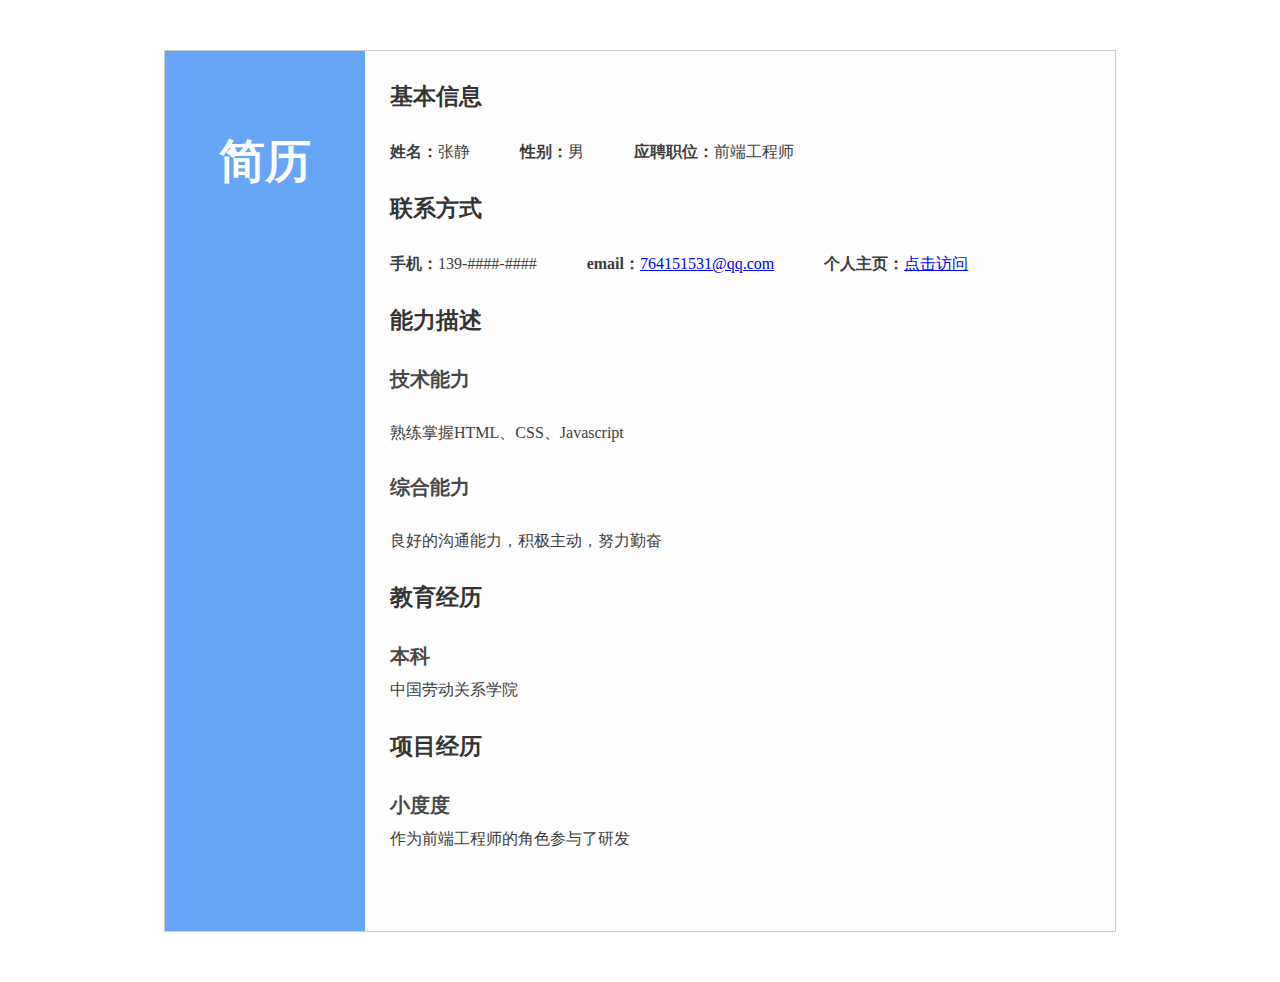
<file: index.html>
<!DOCTYPE html>
<html lang="en">
<head>
    <meta charset="UTF-8">
    <meta name="viewport" content="width=device-width, initial-scale=1.0">
    <meta http-equiv="X-UA-Compatible" content="ie=edge">
    <title>个人博客</title>
    <link rel="stylesheet" href="assert/css/index.css"/>
</head>
<body>
<div class="container">
    <h1><div class="scale">简历</div></h1>
    <div class="wrap">
        <div class="name margin-bottom">
            <h2 class="title">基本信息</h2>
            <p><span class="no-margin">姓名：</span>张静<span>性别：</span>男<span>应聘职位：</span>前端工程师</p>
        </div>
        <div class="number margin-bottom">
            <h2 class="margin-bottom title">联系方式</h2>
            <p><span class="no-margin">手机：</span>139-####-####<span>email：</span><a href=mailto:764151531@qq.com>764151531@qq.com</a><span>个人主页：</span><a href="https://codepen.io/zxcvbnm123654/pen/NMOEXQ">点击访问</a></p>
        </div>
        <div class="Capacity margin-bottom">
            <h2 class="margin-bottom title">能力描述</h2>
            <h3 class="margin-bottom subtitle">技术能力</h3>
            <p class="margin-bottom">熟练掌握HTML、CSS、Javascript</p>
            <h3 class="margin-bottom subtitle">综合能力</h3>
            <p>良好的沟通能力，积极主动，努力勤奋</p>
        </div>
        <div class="education margin-bottom">
            <h2 class="margin-bottom title">教育经历</h2>
            <h3 class="subtitle less-margin-bottom">本科</h3>
            <p>中国劳动关系学院</p>
        </div>
        <div class="margin-bottom">
            <h2 class="margin-bottom title">项目经历</h2>
            <h3 class="subtitle less-margin-bottom">小度度</h3>
            <p>作为前端工程师的角色参与了研发</p>
        </div>
    </div>
</div>
</body>
</html>
</file>
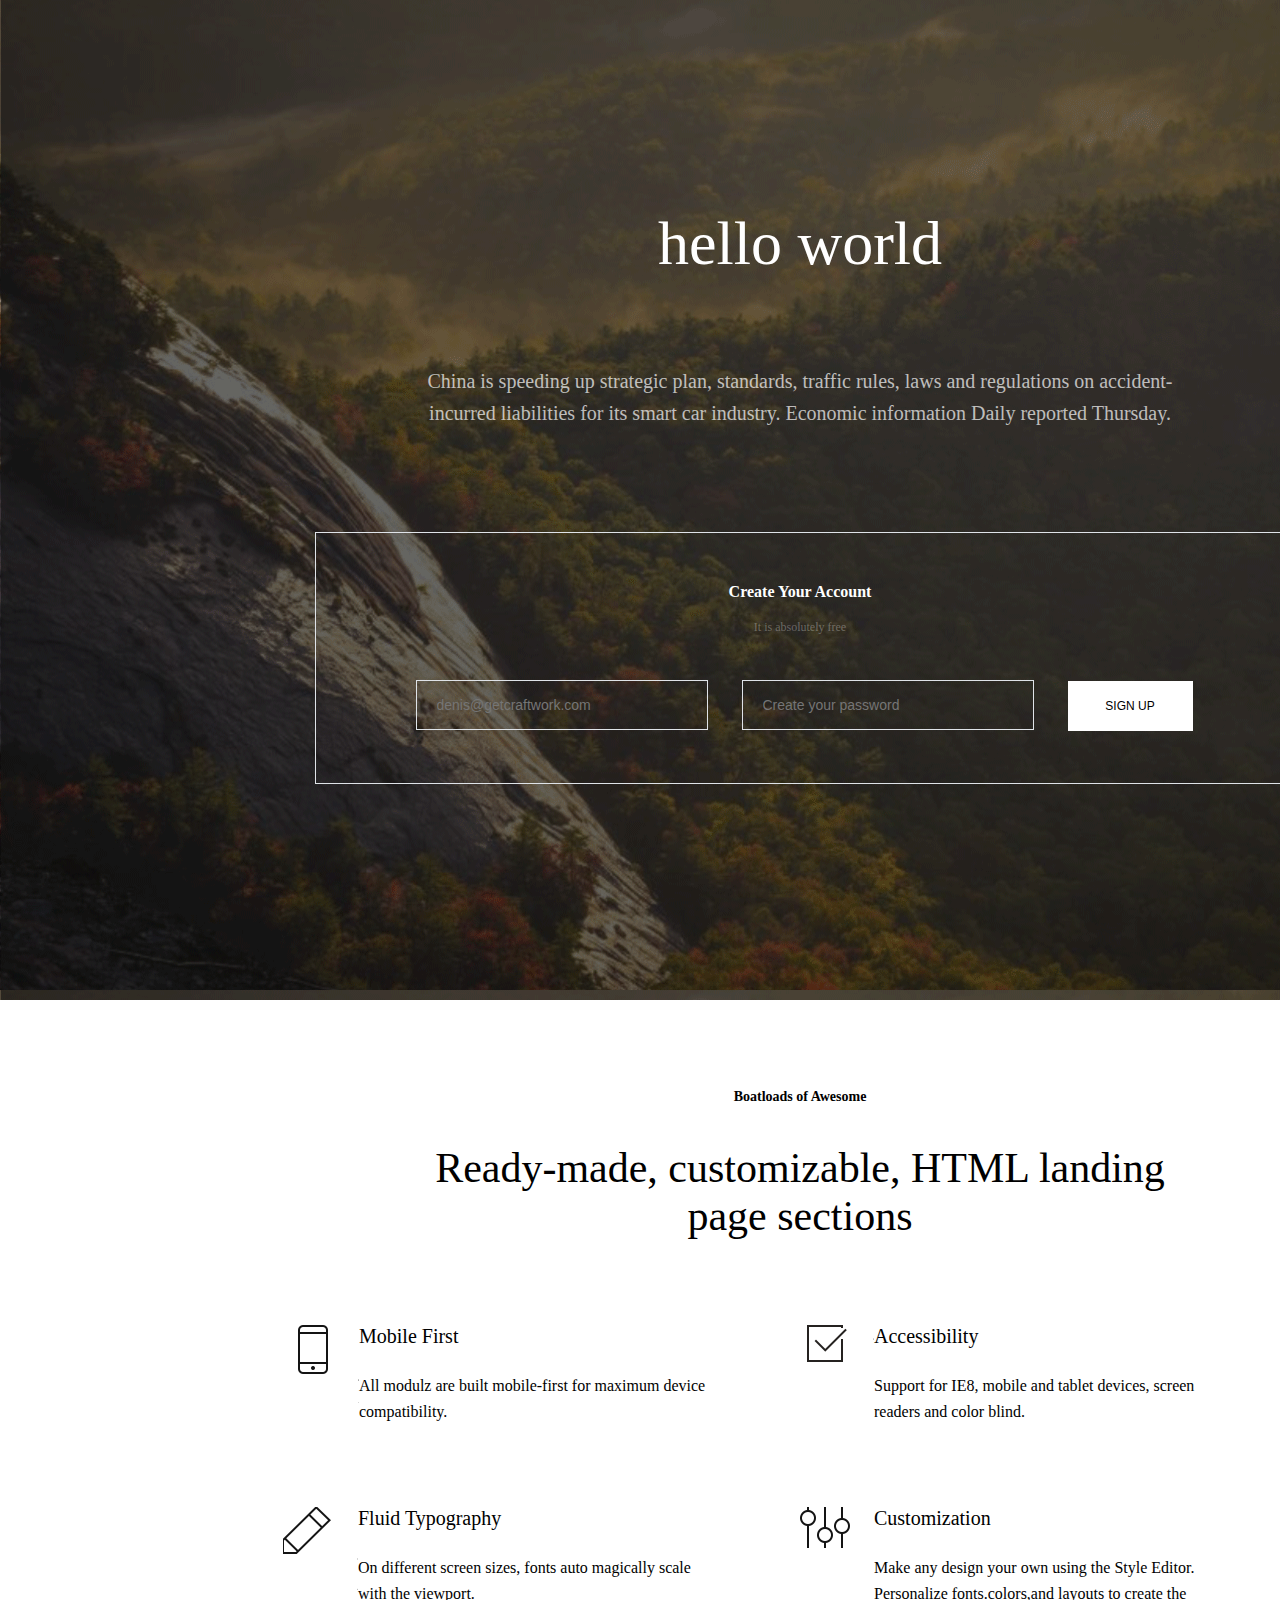
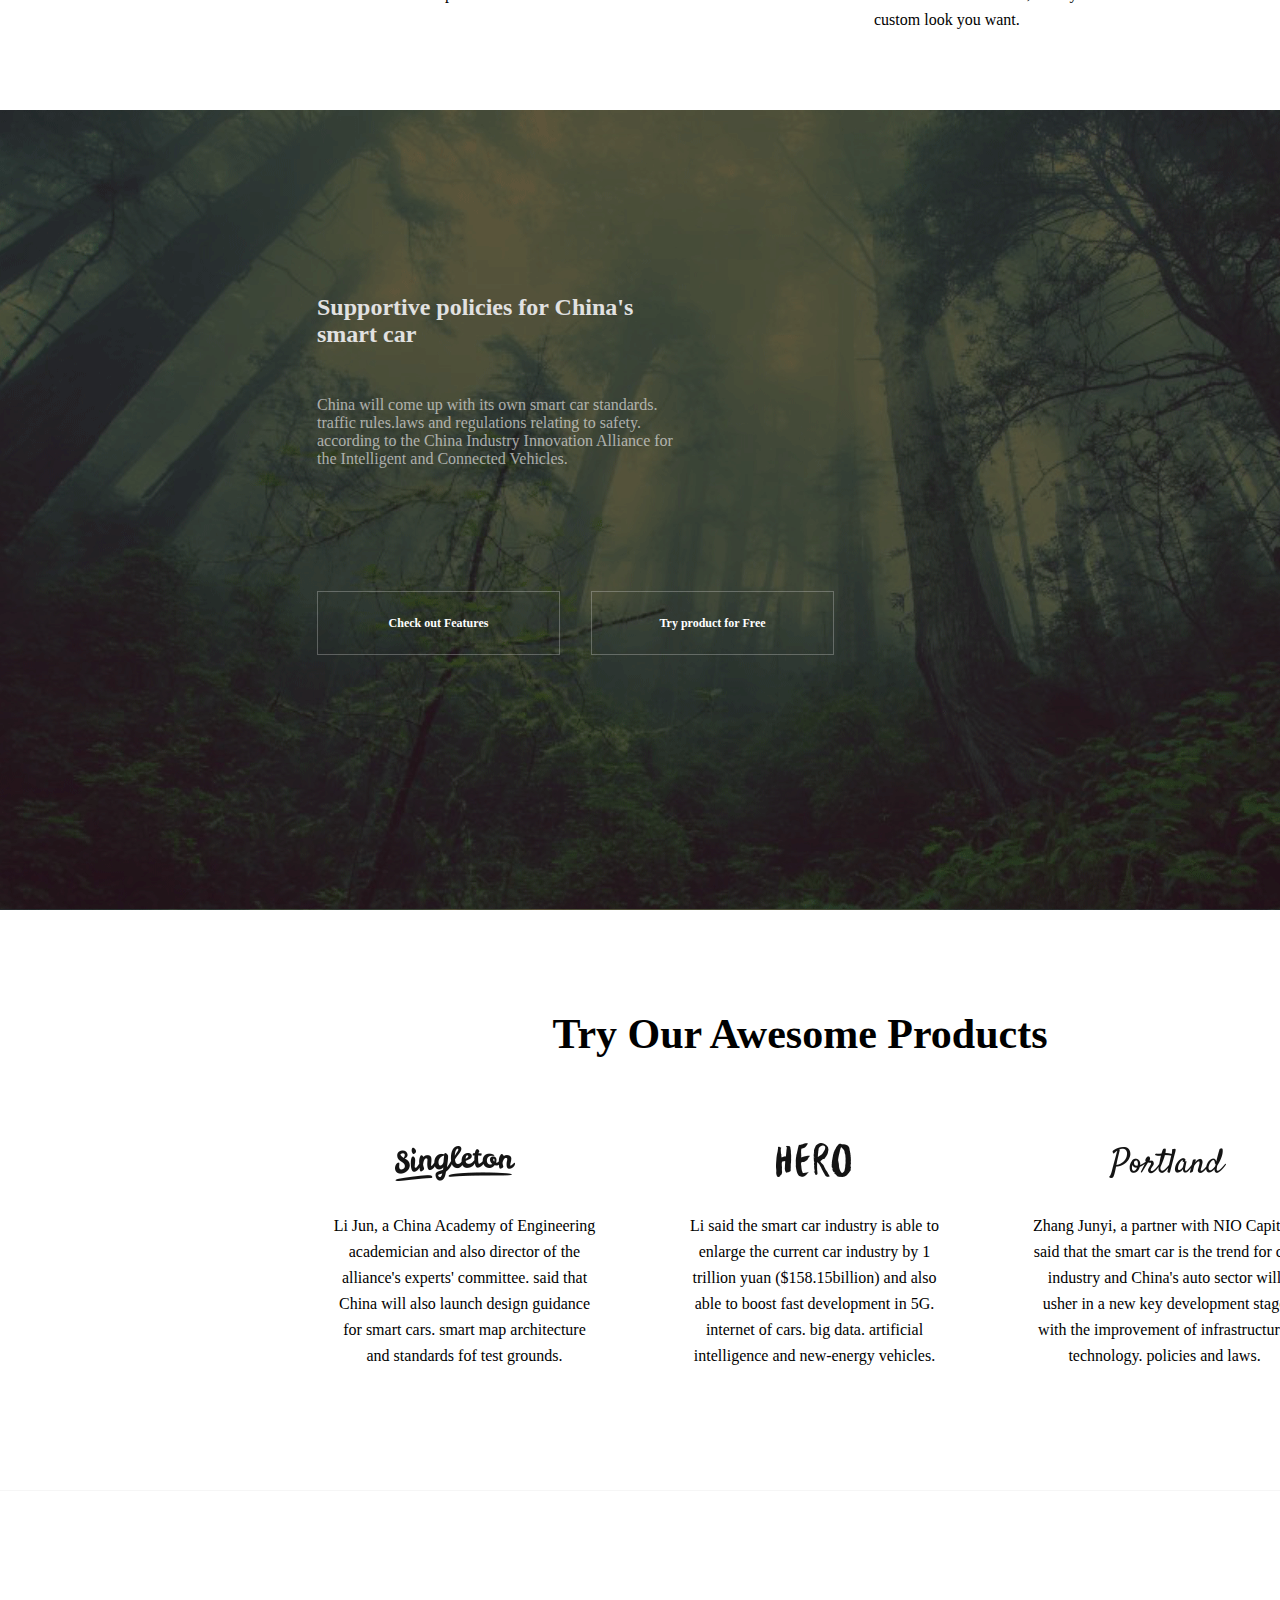
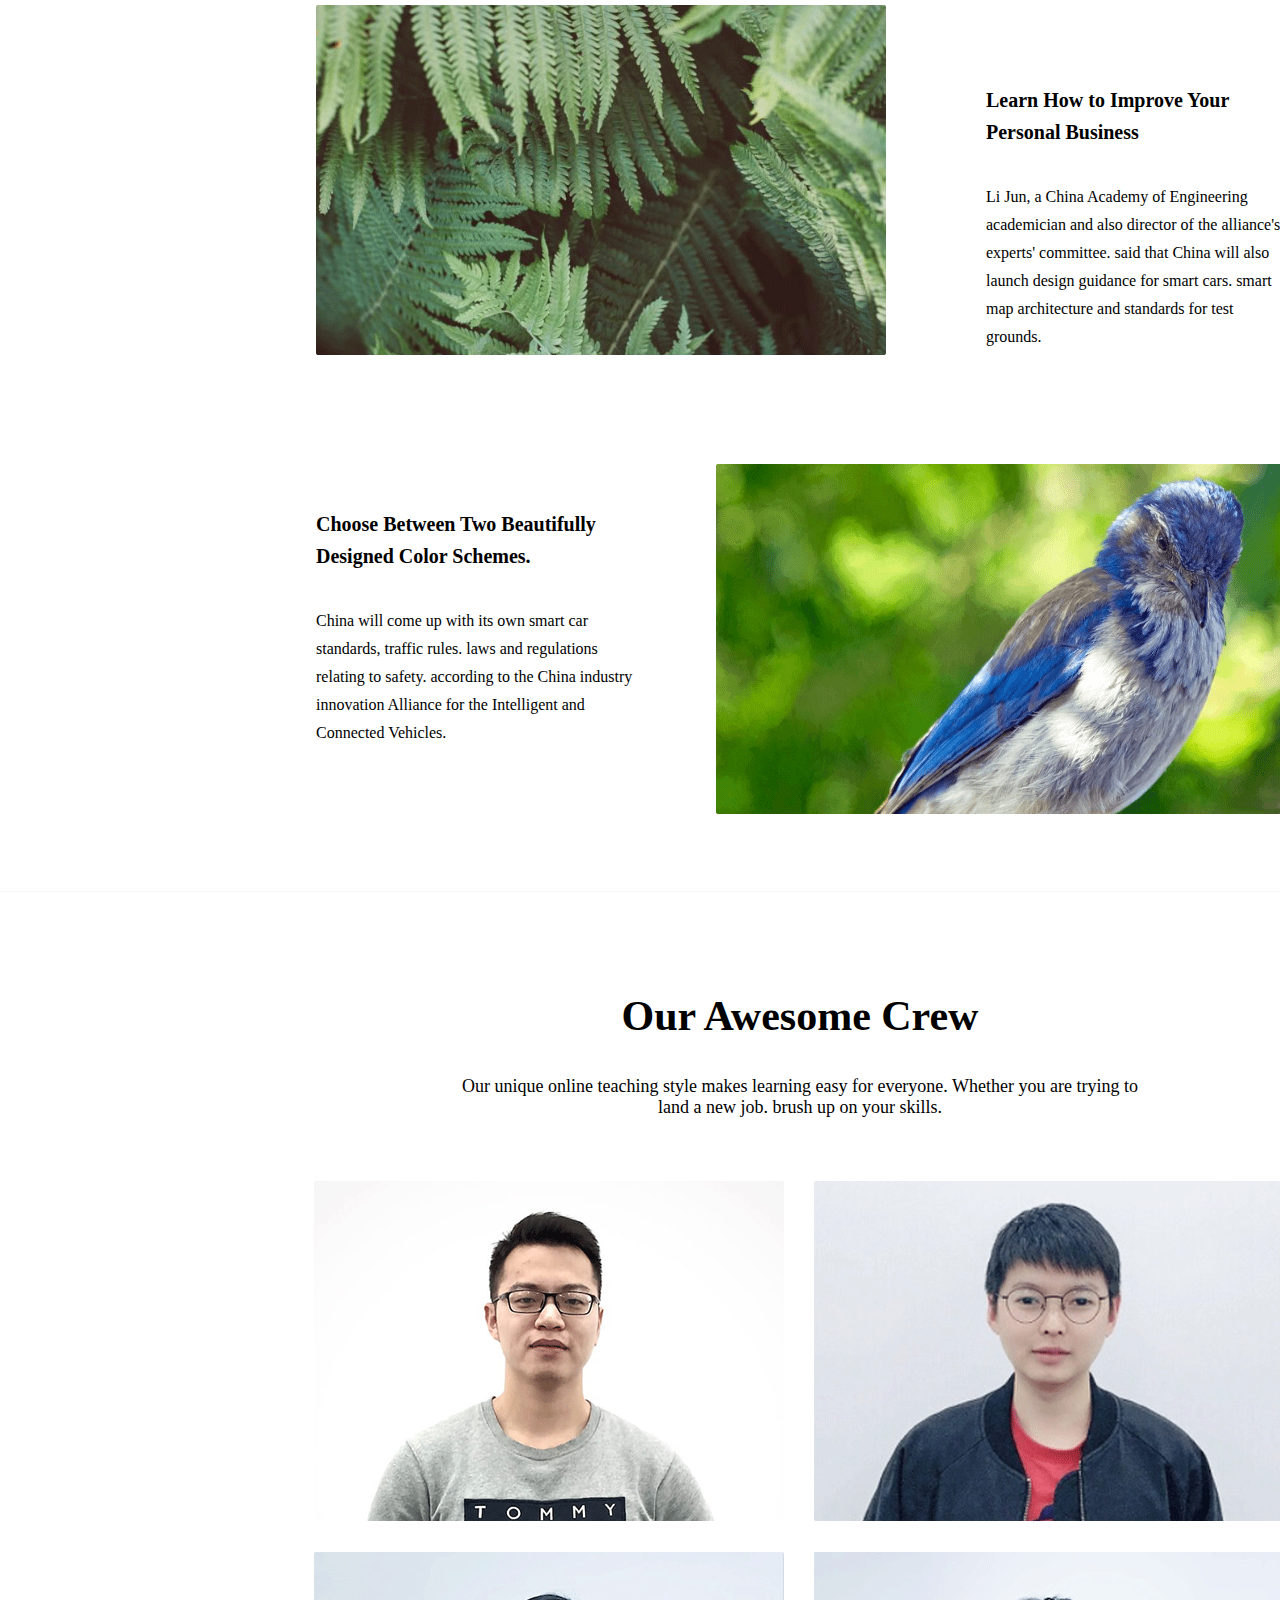
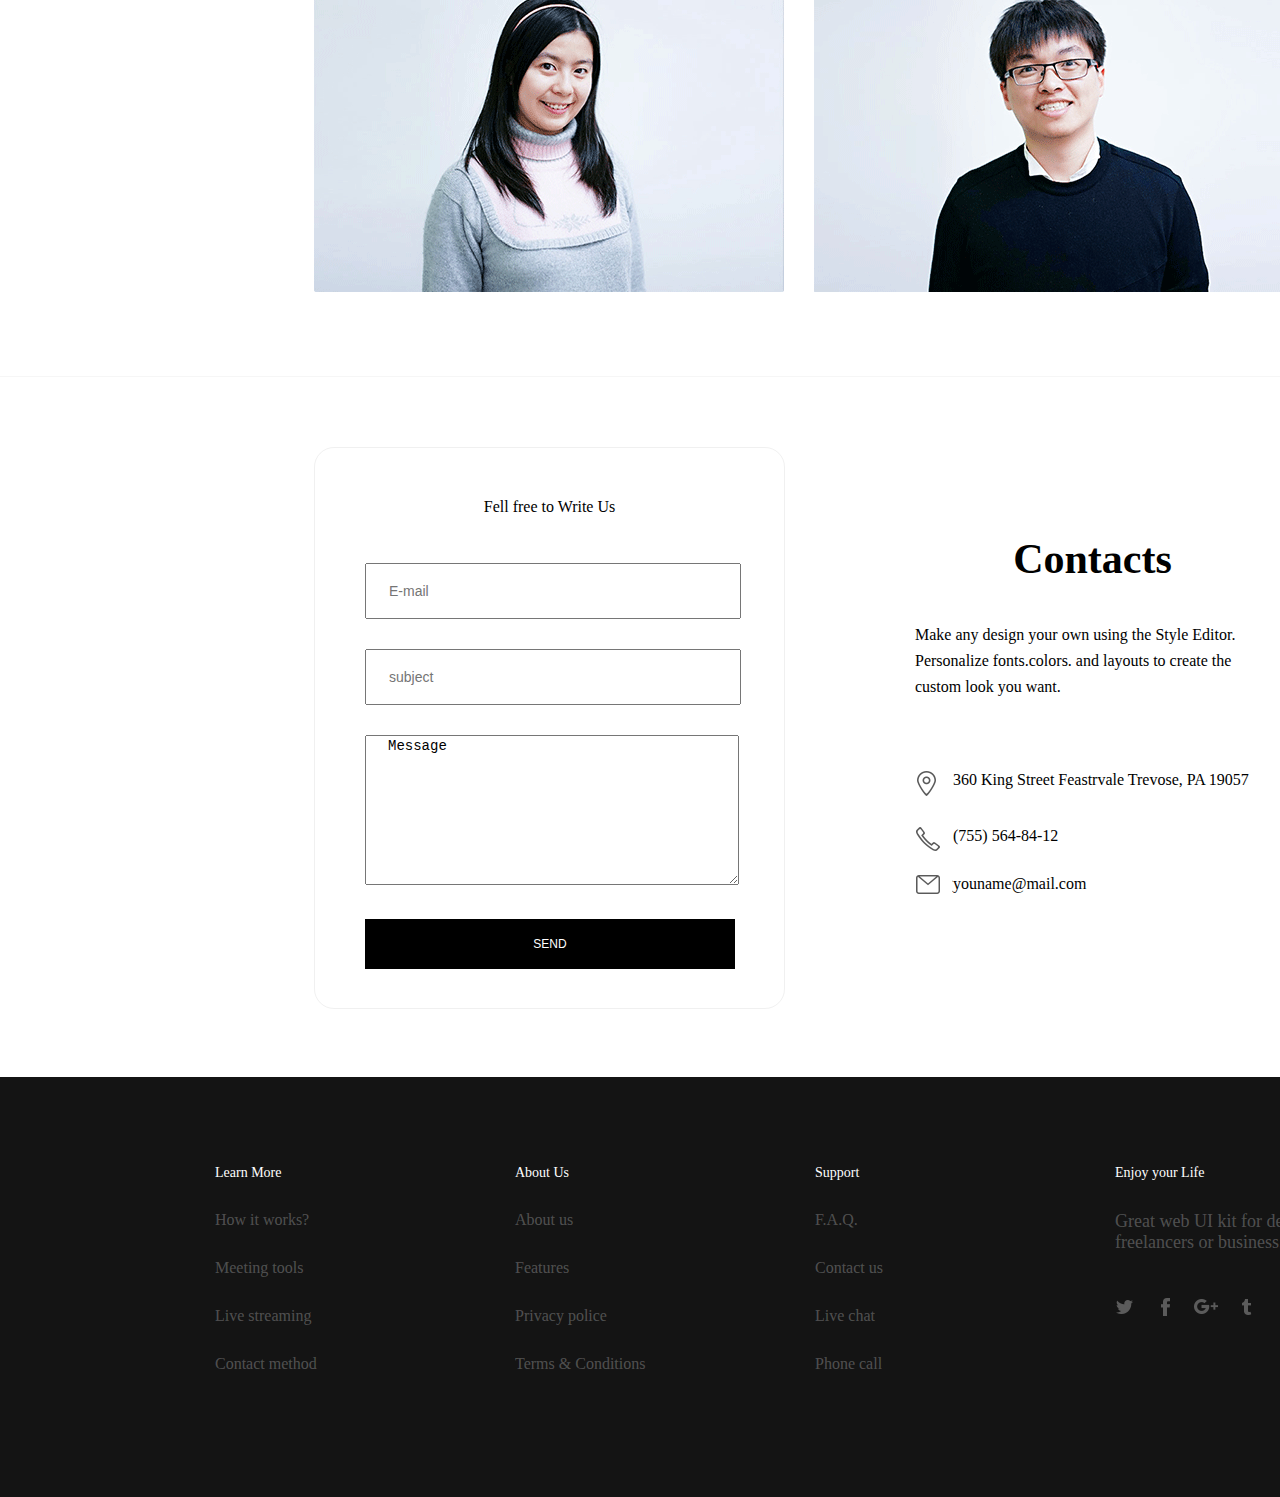
<file: Home.html>
<!DOCTYPE html>
<html lang="en">
<head>
    <meta charset="UTF-8">
    <title>第九天到第十一天：来做一个漂亮的网站</title>
    <link rel="stylesheet" href="assert/css/Home.css">
</head>
<body>
    <div class="header">
        <h1>hello world</h1>
        <p class="description">China is speeding up strategic plan, standards, traffic rules, laws and regulations
            on accident-incurred liabilities for its smart car industry. Economic information Daily reported Thursday.
        </p>
        <div class="nav">
            <form method="post">
                <h2>Create Your Account</h2>
                <p class="name">It is absolutely free</p>
                <input class="account" type="text" placeholder="denis@getcraftwork.com"/>
                <input class="password" type="password" placeholder="Create your password"/>
                <button class="sure" onclick="javascript:return false">SIGN UP</button>
            </form>
        </div>
    </div>
    <div class="feature">
        <h2>Boatloads of Awesome</h2>
        <p>Ready-made, customizable, HTML landing page sections</p>
        <div class="wrap">
            <div class="lists">
                <img src="assert/images/image01.jpg">
                <ul>Mobile First</ul>
                <li>All modulz are built mobile-first for maximum device compatibility.</li>
            </div>
            <div class="lists">
                <img src="assert/images/image02.jpg">
                <ul>Accessibility</ul>
                <li>Support for IE8, mobile and tablet devices, screen readers and color blind.</li>
            </div>
            <div class="lists">
                <img src="assert/images/image03.jpg">
                <ul>Fluid Typography</ul>
                <li>On different screen sizes, fonts auto magically scale with the viewport.</li>
            </div>
            <div class="lists">
                <img src="assert/images/image04.jpg">
                <ul>Customization</ul>
                <li>Make any design your own using the Style Editor. Personalize fonts.colors,and layouts to create the
                    custom look you want.</li>
            </div>
        </div>
    </div>
    <div class="text">
        <h2>Supportive policies for China's smart car</h2>
        <p>China will come up with its own smart car standards. traffic rules.laws and regulations relating to safety.
            according to the China Industry Innovation Alliance for the Intelligent and Connected Vehicles.</p>
            <div class="down">
                <h3 class="check">Check out Features</h3>
                <div class="dow-content">
                    <div class="pad-button"></div>
                    <div class="screen"></div>
                </div>
            </div>
            <h3>Try product for Free</h3>
    </div>
    <div class="logo">
        <h2>Try Our Awesome Products</h2>
            <div class="subtitle">
                <p class="Singleton">Li Jun, a China Academy of Engineering academician and also director of the alliance's experts'
                    committee. said that China will also launch design guidance for smart cars. smart map architecture
                    and standards fof test grounds.</p>
            </div>
            <div class="subtitle">
                <p class="hero">Li said the smart car industry is able to enlarge the current car industry by 1 trillion yuan
                    ($158.15billion) and also able to boost fast development in 5G. internet of cars. big data.
                    artificial intelligence and new-energy vehicles.</p>
            </div>
            <div class="subtitle">
                <p class="Portland">Zhang Junyi, a partner with NIO Capital, said that the smart car is the trend for car industry and
                    China's auto sector will usher in a new key development stage with the improvement of infrastructure.
                technology. policies and laws.</p>
            </div>
    </div>
    <div class="photo">
        <div class="business" >
            <img src="assert/images/image09.jpg">
            <h2>Choose Between Two Beautifully Designed Color Schemes.</h2>
            <p>China will come up with its own smart car standards, traffic rules. laws and regulations relating to safety.
                according to the China industry innovation Alliance for the Intelligent and Connected Vehicles.</p>
        </div>
        <div class="beautifully">
            <h2>Learn How to Improve Your Personal Business</h2>
            <p>Li Jun, a China Academy of Engineering academician and also director of the alliance's experts' committee.
                said that China will also launch design guidance for smart cars. smart map architecture and standards for test grounds.</p>
            <img src="assert/images/image10.jpg">
        </div>
    </div>
    <div class="team">
        <h2> Our Awesome Crew</h2>
        <p>Our unique online teaching style makes learning easy for everyone. Whether you are trying to land a new job. brush up on your skills.</p>
        <div class="people">
            <div class="photo1">
            <img src="assert/images/image11.jpg">
                <div class="touch">
                    <img src="assert/images/image19.jpg">
                </div>
            </div>
            <img src="assert/images/image12.jpg">
            <img src="assert/images/image13.jpg">
            <img src="assert/images/image14.jpg">
        </div>
    </div>
    <div class="subject">
        <div class="email">
            <label >Fell free to Write Us</label>
            <input type="text" placeholder="E-mail"/>
            <input type="text" placeholder="subject"/>
            <textarea>Message</textarea>
            <button onclick="javascript:return false">SEND</button>
        </div>
        <div class="phone">
            <h2>Contacts</h2>
            <p class="custom">Make any design your own using the Style Editor. Personalize fonts.colors. and layouts to create the custom look you want.</p>
            <img src="assert/images/image15.jpg">
            <address>360 King Street Feastrvale Trevose, PA 19057  </address>
            <img src="assert/images/image16.jpg">
            <p class="number" >(755) 564-84-12</p>
            <img src="assert/images/image17.jpg">
            <a href="mailto:youname@mail.com">youname@mail.com</a>
        </div>
    </div>
    <div class="footer">
        <div class="massage first">
            <ul>Learn More</ul>
            <li>How it works?</li>
            <li>Meeting tools</li>
            <li>Live streaming</li>
            <li>Contact method</li>
        </div>
        <div class="massage">
            <ul>About Us</ul>
            <li>About us   </li>
            <li>Features</li>
            <li>Privacy police</li>
            <li>Terms & Conditions</li>
        </div>
        <div class="massage">
            <ul>Support</ul>
            <li>F.A.Q.    </li>
            <li>Contact us</li>
            <li>Live chat</li>
            <li>Phone call</li>
        </div>
        <div class="massage enjoy">
            <ul>Enjoy your Life</ul>
            <li>Great web UI kit for designers, <br>freelancers or business.</li>
            <img src="assert/images/image18.jpg">
        </div>
    </div>
</body>
</html>
</file>
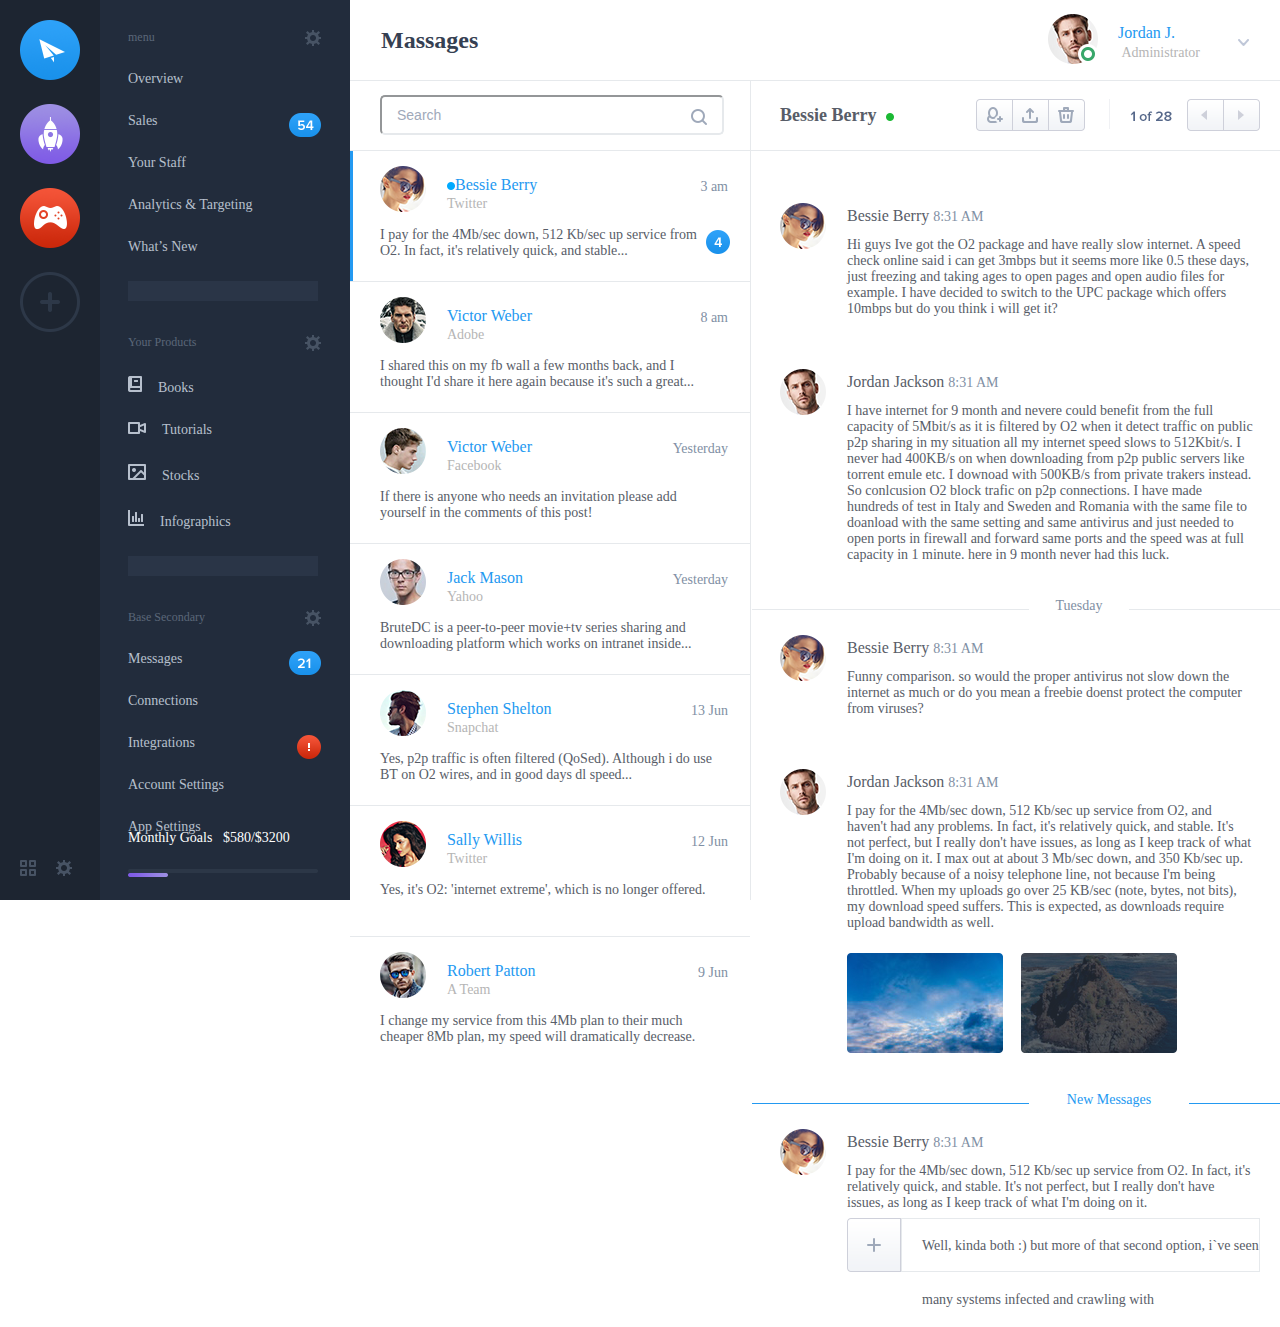
<file: menu.html>
<!DOCTYPE html>
<html lang="en">
<head>
    <meta charset="UTF-8">
    <title>第十二天到第十五天，复杂页面实现</title>
    <link rel="stylesheet" href="assert/css/menu.css">
</head>
<body>
<div class="container">
    <div class="menu">
        <div class="plan">
            <img src="assert/icon-plane.png" height="60" width="60"/>
            <img src="assert/Item 2.png" height="60" width="60"/>
            <img src="assert/Item 3.png" height="60" width="60"/>
            <img src="assert/Add App.png" height="60" width="60"/>
        </div>
        <div class="grid">
            <img src="assert/Grid.png" height="16" width="16"/>
            <img class="margin-left-16" src="assert/Settings.png" height="16" width="16"/>
        </div>
    </div>
    <div class="content">
        <div class="submenu">
            <ul>
                <li class="title">menu<img src="assert/Settings.png" height="16" width="16"/></li>
                <li>Overview</li>
                <li class="massage-number">Sales<img src="assert/Notification.png" height="24" width="32"/></li>
                <li>Your Staff</li>
                <li>Analytics & Targeting</li>
                <li>What’s New</li>
            </ul>
            <img class="Dividing-line" src="assert/Divider.png" height="1" width="190"/>
            <ul >
                <li class="title">Your Products<img src="assert/Settings.png" height="16" width="16"/></li>
                <li class="Small-icons"><img src="assert/Book of Wisdom.png" height="16" width="14"/>Books</li>
                <li class="Small-icons"><img src="assert/Video Camera.png" height="12" width="18"/>Tutorials</li>
                <li class="Small-icons"><img src="assert/Painting.png" height="16" width="18"/>Stocks</li>
                <li class="Small-icons"><img src="assert/Chart.png" height="16" width="16"/>Infographics</li>
            </ul>
            <img class="Dividing-line" src="assert/Divider.png" height="1" width="190"/>
            <ul>
                <li class="title">Base Secondary<img src="assert/Settings.png" height="16" width="16"/></li>
                <li class="massage-number">Messages<img src="assert/Notification21.png" height="24" width="32"/></li>
                <li>Connections</li>
                <li class="massage-number">Integrations<img src="assert/Alert Icon.png" height="24" width="24"/></li>
                <li>Account Settings</li>
                <li>App Settings</li>
            </ul>
            <div class="server">
                <p>Monthly Goals &nbsp; $580/$3200</p>
                <img class="base" src="assert/Base1.png" height="4" width="190"/>
                <img class="fill" src="assert/Fill.png" height="4" width="40"/>
            </div>
        </div>
        <div class="main">
            <div class="topMenu">
                <h1>Massages</h1>
                <img class="user" src="assert/Photo.png" height="50" width="50"/>
            <p class="name" style="color: #2399f1;font-size: 16px">Jordan J.</p>
            <p class="margin-top-10" style="font-size: 14px;color: #b5b5b5">Administrator</p>
            <img class="arrow" src="assert/dropdown.png" height="7" width="11"/>
            </div>
            <div class="centerContent">
                <div class="massage-list">
                    <div class="search">
                    <form>
                        <input type="text" value="Search" />
                    </form>
                        <img src="assert/Search icon.png" height="16" width="16"/>
                    </div>
                    <div class="chat">
                        <img  src="assert/Colour highlight.png" height="130" width="3"/>
                        <img class="avatar" src="assert/Avatar photo.png" height="46" width="46"/>
                        <h1><img src="assert/Status.png" height="8" width="8"/>Bessie Berry <br><span style="font-size: 14px;color: #b5b5b5">Twitter</span> </h1>
                        <p class="time">3 am</p>
                        <p class="massage">I pay for the 4Mb/sec down, 512 Kb/sec up service from O2. In fact, it's relatively quick, and stable...</p>
                        <img style="position: absolute;right: 20px;bottom: 27px;" src="assert/Notification4.png" height="24" width="24"/>
                    </div>
                    <div class="chat">
                        <img class="avatar" src="assert/Avatar photo2.png" height="46" width="46"/>
                        <h1>Victor Weber <br><span style="font-size: 14px;color: #b5b5b5">Adobe</span> </h1>
                        <p class="time">8 am</p>
                        <p class="massage">I shared this on my fb wall a few months back, and I thought I'd share it here again because it's such a great...</p>
                    </div>
                    <div class="chat">
                        <img class="avatar" src="assert/Avatar photo3.png" height="46" width="46"/>
                        <h1>Victor Weber <br><span style="font-size: 14px;color: #b5b5b5">Facebook</span> </h1>
                        <p class="time">Yesterday</p>
                        <p class="massage">If there is anyone who needs an invitation please add yourself in the comments of this post!</p>
                    </div>
                    <div class="chat">
                        <img class="avatar" src="assert/Avatar photo4.png" height="46" width="46"/>
                        <h1>Jack Mason <br><span style="font-size: 14px;color: #b5b5b5">Yahoo</span> </h1>
                        <p class="time">Yesterday</p>
                        <p class="massage"> BruteDC is a peer-to-peer movie+tv series sharing and downloading platform which works on intranet inside...</p>
                </div>
                    <div class="chat">
                        <img class="avatar" src="assert/Avatar photo5.png" height="46" width="46"/>
                        <h1>Stephen Shelton <br><span style="font-size: 14px;color: #b5b5b5">Snapchat</span> </h1>
                        <p class="time">13 Jun</p>
                        <p class="massage">Yes, p2p traffic is often filtered (QoSed). Although i do use BT on O2 wires, and in good days dl speed...</p>
                    </div>
                    <div class="chat">
                        <img class="avatar" src="assert/Avatar photo6.png" height="46" width="46"/>
                        <h1>Sally Willis<br><span style="font-size: 14px;color: #b5b5b5">Twitter</span> </h1>
                        <p class="time">12 Jun</p>
                        <p class="massage">Yes, it's O2: 'internet extreme', which is no longer offered.</p>
                    </div>
                    <div class="chat">
                        <img class="avatar" src="assert/Avatar photo7.png" height="46" width="46"/>
                        <h1>Robert Patton<br><span style="font-size: 14px;color: #b5b5b5">A Team</span> </h1>
                        <p class="time">9 Jun</p>
                        <p class="massage">I change my service from this 4Mb plan to their much cheaper 8Mb plan, my speed will dramatically decrease.</p>
                    </div>
                </div>
                <div class="Bessie-Berry">
                    <div class="Action-Bar">
                        <h1>Bessie Berry<img style="margin-left: 10px" src="assert/Status1.png" height="8" width="8"/></h1>
                        <img class="Tools" src="assert/Tools.png" height="32" width="109"/></div>
                        <img class="divider" src="assert/Divider1.png" height="30" width="1"/>
                        <img class="arrows" src="assert/Chats one of...png" height="32" width="130"/>
                    <div class="details">
                        <div class="one">
                            <img class="star" src="assert/Avatar photo.png" height="46" width="46"/>
                            <h1>Bessie Berry <span>8:31 AM</span></h1>
                            <p class="massage">Hi guys Ive got the O2 package and have really slow internet. A speed check online said
                                i can get 3mbps but it seems more like 0.5 these days, just freezing and taking ages to
                                open pages and open audio files for example. I have decided to switch to the UPC package
                                which offers 10mbps but do you think i will get it?</p>
                        </div>
                        <div class="one">
                            <img class="star" src="assert/Avatar photo8.png" height="46" width="46"/>
                            <h1>Jordan Jackson <span>8:31 AM</span></h1>
                            <p class="massage">I have internet for 9 month and nevere could benefit from the full capacity of 5Mbit/s
                                as it is filtered by O2 when it detect traffic on public p2p sharing in my situation all
                                my internet speed slows to 512Kbit/s. I never had 400KB/s on when downloading from p2p
                                public servers like torrent emule etc. I downoad with 500KB/s from private trakers
                                instead. So conlcusion O2 block trafic on p2p connections. I have made hundreds of test
                                in Italy and Sweden and Romania with the same file to doanload with the same setting and
                                same antivirus and just needed to open ports in firewall and forward same ports and the
                                speed was at full capacity in 1 minute. here in 9 month never had this luck.</p>
                        </div>
                        <div class="Dividing-line" >
                            <div class="Dividing-line-center"></div>
                            <div class="time"><p>Tuesday</p></div>
                        </div>
                        <div class="one">
                            <img class="star" src="assert/Avatar photo.png" height="46" width="46"/>
                            <h1>Bessie Berry <span>8:31 AM</span></h1>
                            <p class="massage">Funny comparison. so would the proper antivirus not slow down the internet as much or
                                do you mean a freebie doenst protect the computer from viruses?</p>
                        </div>
                        <div class="one">
                            <img class="star" src="assert/Avatar photo8.png" height="46" width="46"/>
                            <h1>Jordan Jackson <span>8:31 AM</span></h1>
                            <p class="massage">I pay for the 4Mb/sec down, 512 Kb/sec up service from O2, and haven't had any problems.
                                In fact, it's relatively quick, and stable. It's not perfect, but I really don't have
                                issues, as long as I keep track of what I'm doing on it. I max out at about 3 Mb/sec
                                down, and 350 Kb/sec up. Probably because of a noisy telephone line, not because I'm
                                being throttled. When my uploads go over 25 KB/sec (note, bytes, not bits), my download
                                speed suffers. This is expected, as downloads require upload bandwidth as well. </p>
                            <img style="margin:22px 14px 0 97px;" src="assert/Photo 1.png" height="100" width="156"/>
                            <img src="assert/Photo2.png" height="100" width="156"/>
                        </div>
                        <div  class="Dividing-line" >
                            <div style="border-color: #2399f1" class="Dividing-line-center"></div>
                            <div style="color: #2399f1;width: 160px" class="time"><p>New Messages</p></div>
                        </div>
                        <div class="one">
                            <img class="star" src="assert/Avatar photo.png" height="46" width="46"/>
                            <h1>Bessie Berry <span>8:31 AM</span></h1>
                            <p class="massage">I pay for the 4Mb/sec down, 512 Kb/sec up service from O2. In fact, it's relatively quick,
                                and stable. It's not perfect, but I really don't have issues, as long as I keep track
                                of what I'm doing on it. </p>
                            <img class="Add-to" src="assert/Add a file icon.png" height="54" width="54"/>
                            <p class="add">Well, kinda both :) but more of that second option, i`ve seen many systems infected and crawling with</p>
                        </div>
                    </div>
                </div>
            </div>
        </div>
    </div>
</div>
</body>
</html>
</file>
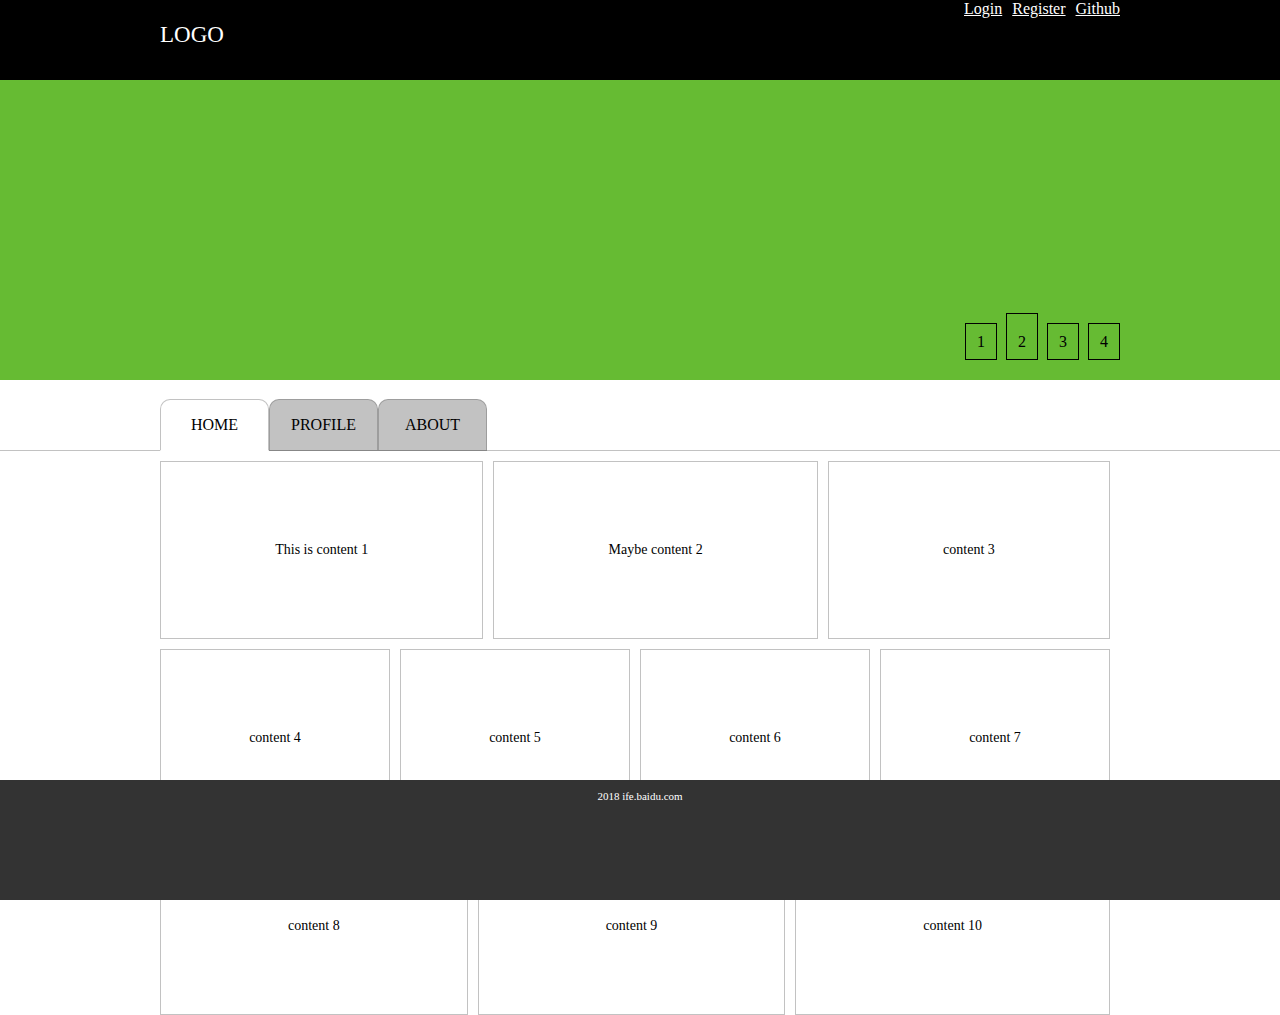
<file: tab.html>
<!DOCTYPE html>
<html>
<head>
    <mete http-equiv="content-type" comtent="text/html;charest=utf-8"></mete>
    <link rel="stylesheet" href="assert/css/tab.css">
</head>
<body>
<div class="header">
    <div class="head">
        <span class="logo">LOGO</span>
        <a href=" ">Github</a>
        <a href="#">Register</a>
        <a href="#">Login</a>
    </div>
</div>
<div class="banner">
    <div class="head height">
        <p class="number">
            <span class="number1">1</span>
            <span class="number1 active">2</span>
            <span class="number1">3</span>
            <span class="number1">4</span>
        </p>
    </div>
</div>
<div class="about">
    <div class="head">
        <p class="home"><span class="home1 two">HOME</span><span class="home1">PROFILE</span><span
                class="home1">ABOUT</span>
    </div>
</div>
<div class="wrap">
    <div class="row">
    <div class="content">This is content 1</div>
    <div class="content">Maybe content 2</div>
    <div class="content">content 3</div>
    </div>
    <div class="row">
    <div class="content">content 4</div>
    <div class="content">content 5</div>
    <div class="content">content 6</div>
    <div class="content">content 7</div>
    </div>
    <div class="row">
    <div class="content">content 8</div>
    <div class="content">content 9</div>
    <div class="content">content 10</div>
    </div>
</div>
<div class="footer">
    <p>2018 ife.baidu.com</p>
</div>
</body>
</html>
</file>
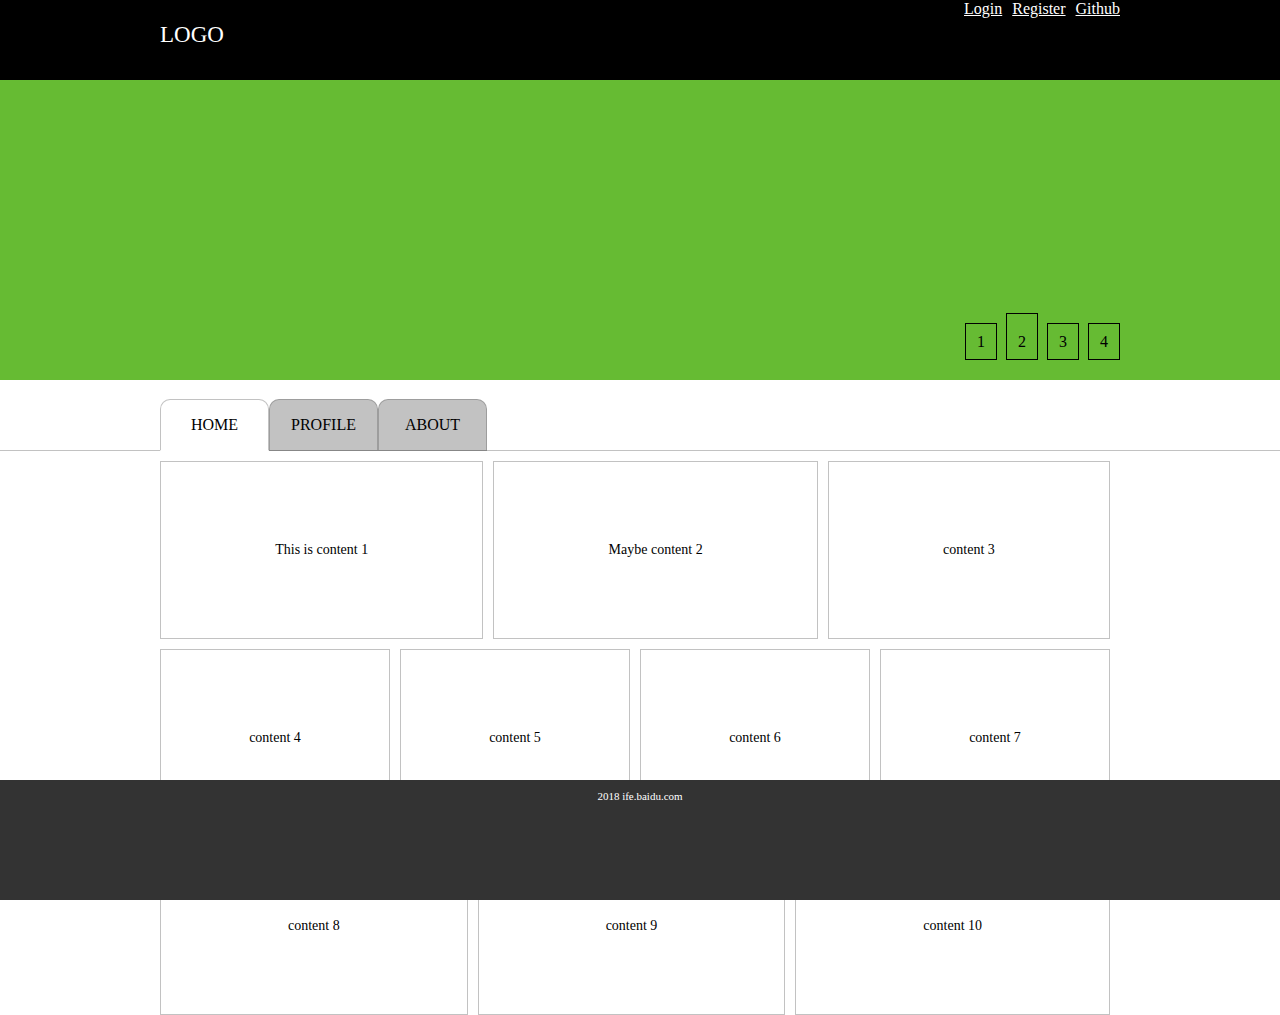
<file: lesson_07/tab.html>
<!DOCTYPE html>
<html>
<head>
    <mete http-equiv="content-type" comtent="text/html;charest=utf-8"></mete>
    <link rel="stylesheet" href="tab.css">
</head>
<body>
<div class="header">
    <div class="head">
        <span class="logo">LOGO</span>
        <a href=" ">Github</a>
        <a href="#">Register</a>
        <a href="#">Login</a>
    </div>
</div>
<div class="banner">
    <div class="head height">
        <p class="number">
            <span class="number1">1</span>
            <span class="number1 active">2</span>
            <span class="number1">3</span>
            <span class="number1">4</span>
        </p>
    </div>
</div>
<div class="about">
    <div class="head">
        <p class="home"><span class="home1 two">HOME</span><span class="home1">PROFILE</span><span
                class="home1">ABOUT</span>
    </div>
</div>
<div class="wrap">
    <div class="row">
    <div class="content">This is content 1</div>
    <div class="content">Maybe content 2</div>
    <div class="content">content 3</div>
    </div>
    <div class="row">
    <div class="content">content 4</div>
    <div class="content">content 5</div>
    <div class="content">content 6</div>
    <div class="content">content 7</div>
    </div>
    <div class="row">
    <div class="content">content 8</div>
    <div class="content">content 9</div>
    <div class="content">content 10</div>
    </div>
</div>
<div class="footer">
    <p>2018 ife.baidu.com</p>
</div>
</body>
</html>
</file>
<file: assert/css/index.css>
*{
    margin: 0;
    padding: 0;
}
a{
    color: blue;
}
h1{
    width:200px;
    height:880px;
    padding-top: 80px;
    box-sizing: border-box;
    background: rgba(103,165,249,1);
    float: left;
    color: #ffffff;
    font-size: 46px;
    text-align: center;
}
.scale{
    transition: font-size 0.3s ease-in-out;
}
h1:hover .scale{
    transform: scale(1.1);
}
span{
    font-weight: bold;
    margin-left: 50px;
}
.title{
    color: rgba(51,51,51,1);
    font-size: 23px;
}
.less-margin-bottom{
    margin-bottom: 10px;
}
p{
    color: rgba(61,61,61,1);
}
.subtitle{
    font-size: 20px;
    color: rgba(72,72,72,1);
}
.no-margin{
    margin-left: 0;
}
.name h2{
    margin-bottom: 30px;
}
.margin-bottom{
    margin-bottom: 30px;
}
.wrap{
    padding: 30px 25px;
    box-sizing: border-box;
    width:750px;
    height:880px;
    background-color: rgba(254,254,254,1);
    float: left;
}
.container{
    width: 950px;
    border: 1px solid #cccccc;
    margin: 50px auto;
    overflow: hidden;
}
</file>
<file: assert/css/Home.css>
*{
    margin: 0 auto;
}
.header{
    height: 1000px;
    background:url("../images/images.jpg");
    width: 1600px;
}
.header h1{
    font-size: 62px;
    font-weight: normal;
    text-align: center;
    padding-top: 208px;
    color: rgba(255,255,255,1);
}
.description{
    font-size: 20px;
    line-height: 32px;
    text-align: center;
    width: 768px;
    margin-top: 86px;
    color: rgba(255,255,255,0.7);
}
.nav{
    width: 969px;
    height: 250px;
    margin-top: 103px;
    border: 1px solid rgb(223,227,232);
}
.nav h2{
    font-size: 16px;
    color: rgba(255,255,255,1);
    margin-top: 50px;
}
.name{
    font-size: 12px;
    color: rgba(255,255,255,0.3);
    margin-top: 19px;
}
.nav h2,.name{
    text-align: center;
}
.nav input{
    height: 50px;
    margin-right: 30px;
    margin-top: 45px;
}
.account,.password{
    width: 292px;
    font-size: 14px;
    background-color: rgba(255,255,255,0);
    border: 1px solid rgb(223,227,232);
    padding-left: 20px;
    box-sizing:border-box;
}
.account{
    margin-left:100px;
    color: rgba(225,225,225,1);
}
.password{
    color: rgba(225,225,225,0.3);
}
.sure{
    height: 50px;
    width:125px;
    font-size: 12px;
    color: black;
    background-color: white;
    border: 1px solid white;
}
.feature{
    width: 1600px;
    height: 710px;
    background-color: white;
}
.feature h2{
    font-size: 14px;
    text-align: center;
    padding-top: 89px;
}
.feature p{
    font-size: 42px;
    width:770px;
    text-align: center;
    margin-top: 39px;
}
.wrap{
    margin-top: 85px;
    width: 1034px;
}
.lists ul{
    font-size: 20px;
}
.lists li{
    font-size: 16px;
    list-style-type: none;
    width: 357px;
    float: left;
    margin-top: 25px;
    line-height: 26px;
}
.lists{
    width: 517px;
    float: left;
    margin-bottom: 82px;
}
.lists img{
    float: left;
}
.text{
    width: 1600px;
    height: 800px;
    background: url("../images/background02.jpg");
    position: relative;
}
.text h2{
    width: 370px;
    color: rgba(225,225,225,1);
    padding-top: 184px;
    margin-left: 317px;
}
.text p{
    width: 370px;
    height: 136px;
    color: rgba(225,225,225,0.7);
    margin-left: 317px;
    margin-top: 48px;
}
.text h3{
    width: 241px;
    height: 62px;
    font-size: 12px;
    text-align: center;
    line-height: 62px;
    margin-top: 59px;
    float: left;
    color: white;
    border: 1px solid rgba(225,225,225,0.3);
}
.check{
    margin-left: 317px;
    margin-right: 31px;
}
.dow-content{
    /*transition: opacity 0.3s ease-in-out;*/
    width: 644px;
    height: 600px;
    border: 1px solid rgba(225,225,225,0.3);
    position: absolute;
    top:108px;
    right: 0;
    border-radius:40px 0 0 40px;
    display: none;
    /*opacity: 0;*/
}
.screen{
    width: 585px;
    height: 542px;
    background: url("../images/image05.jpg");
    float: right;
    margin-top: 30px;
}
.pad-button{
    width: 10px;
    height: 10px;
    border-radius: 50%;
    position: absolute;
    border: 2px solid #cccccc;
    top: 50%;
    margin-top: -5px;
    margin-left: 30px;
}
.check:hover{
    border: 1px solid rgba(225,225,225,1);
    color: black;
    background: white;
}
.down:hover .dow-content{
    display: block;
    /*opacity: 1;*/
}
.logo{
    width: 1600px;
    height: 580px;
    border-bottom:1px solid rgba(225,225,225,0.3);
}
.logo h2{
    font-size: 42px;
    color: black;
    text-align: center;
    padding-top: 100px;
}
.subtitle p{
    font-size:16px;
    text-align: center;
    line-height: 26px;
    margin-top: 85px;
    width: 265px;
    padding-top: 70px;
    float: left;
    margin-right: 85px;
}
.Singleton{
    background: url("../images/image06.jpg");
    margin-left: 332px;
}
.hero{
    background: url("../images/image07.jpg");
}
.Portland{
    background: url("../images/image08.jpg");
}
.photo{
    width: 1600px;
    height: 1000px;
    border-bottom:1px solid rgba(225,225,225,0.3);
}
.beautifully,.business,img{
    float: left;
}
.business{
    margin-left: 316px;
    padding-top: 114px;
}
.business h2,.beautifully h2{
    font-size: 20px;
    line-height: 32px;
    margin-bottom: 35px;
}
.business p,.beautifully p{
    font-size: 16px;
    line-height: 28px;
}
.business h2,.business p{
    width: 322px;
    margin-left: 0;
}
.beautifully h2,.beautifully p{
    width: 306px;
    margin-left: 99px;
}
.business img{
    margin-bottom: 153px;
}
.beautifully{
    margin-top: 193px;
}
.beautifully img{
    margin-top: 113px;
    position: relative;
    left: -171px;
}
.team{
    width: 1600px;
    height: 1084px;
    border-bottom:1px solid rgba(225,225,225,0.3);
}
.team h2{
    font-size: 42px;
    padding-top: 100px;
    margin-bottom: 36px;
    text-align: center;
}
.team p{
    font-size: 18px;
    width: 700px;
    text-align: center;
    margin-bottom: 63px;
}
.people{
    margin-left: 314px;
    position: relative;
}
.people img{
    margin-right: 30px;
    margin-bottom: 30px;
}
.touch img{
    position: absolute;
    left: 0;
    opacity:0.7;
    display: none;
}
.photo1:hover .touch img{
    display: block;
}
.subject{
    width: 1600px;
    height: 700px;
}
.email{
    width: 469px;
    height: 560px;
    border: 1px solid rgba(225,225,225,0.5);
    border-radius: 20px;
    margin-top: 70px;
    margin-left: 314px;
    float: left;
}
.email label{
    font-size: 16px;
    text-align: center;
    display: block;
    padding-top: 50px;
    margin-bottom: 47px;
}
.email input,.email textarea{
    width: 348px;
    height: 50px;
    margin-left: 50px;
    font-size: 14px;
    padding-left: 22px;
    margin-bottom: 30px;
}
.email textarea{
    height: 144px;
}
.email button{
    width: 370px;
    height: 50px;
    margin-left: 50px;
    background-color: black;
    color: white;
    font-size: 12px;
    border: 1px solid black;
}
.phone{
    float: right;
    width: 355px;
    height: 560px;
    margin-right: 330px;
}
.phone h2{
    font-size: 42px;
    text-align: center;
    padding-top: 158px;
    margin-bottom: 39px;
}
.phone .custom{
    font-size: 16px;
    line-height: 26px;
    margin-bottom: 71px;
}
.phone address{
    font-style: normal;
    margin-bottom: 38px;
}
.phone .number{
    margin-bottom: 30px;
}
.phone a{
    color: black;
    text-decoration: none;
}
.footer{
    width: 1600px;
    height: 420px;
    background: rgb(20,20,20);
}
.footer ul{
    color: white;
    font-size: 14px;
    margin-bottom: 30px;
    padding-left: 0;
}
.footer li{
    color: rgba(225,225,225,0.3);
    list-style-type: none;
    margin-bottom: 30px;
}
.footer .massage{
    float: left;
    padding-top: 88px;
    width: 170px;
    margin-right: 130px;
}
.footer .first{
    margin-left: 215px;
}
.enjoy li{
    font-size: 18px;
    width: 300px;
}
.enjoy img{
    background: black;
    margin-top: 12px;
}
</file>
<file: assert/css/menu.css>
* {
    margin: 0;
    padding: 0;
}
.container{
    position: absolute;
    left: 0;
    top: 0;
    bottom: 0;
    right: 0;
    box-sizing: border-box;
}
.menu{
    width: 100px;
    position: absolute;
    left: 0;
    top: 0;
    bottom: 0;
    background-color: #1d2531;
}
.plan img{
    margin-top: 20px;
    margin-left: 20px;
}
.grid{
    position: absolute;
    bottom: 20px;
    left: 20px;
}
.margin-left-16{
    margin-left: 16px;
}
.submenu{
    width: 250px;
    background-color: #222c3c;
    position: absolute;
    left: 100px;
    top: 0;
    bottom: 0;
}
 li{
    list-style: none;
    font-size: 14px;
    color: #b7c0cd;
    margin-bottom: 26px;
    margin-left: 28px;
}
.title{
    font-size: 12px;
    color: #5b6779;
    margin-top: 30px;
 }
.Small-icons img{
    margin-right: 16px;
}
.massage-number img,.title img{
    position: absolute;
    right: 29px;
}
.massage-number .highlight img{
    position: absolute;
    left: 0;
}
.Dividing-line{
    margin-left: 28px;
}
.server{
    position: absolute;
    bottom: 23px;
    left: 28px;
}
.server p{
    font-size: 14px;
    color: #ffffff;
    margin-bottom: 13px;
}
.base{
    position: relative;
}
.fill{
    position: absolute;
    top:43px;
    left: 0;
}
.main{
    position: absolute;
    left: 350px;
    top:0;
    right: 0;
    bottom: 0;
}
.topMenu{
    border-bottom: 1px solid #e6e9ec;
    height: 80px;
}
.topMenu h1{
    font-size: 24px;
    color: #354052;
    line-height: 80px;
    padding-left: 31px;
}
.topMenu img{
    position: absolute;
    right: 31px;
    top: 39px;
}
.topMenu .name{
    position: absolute;
    right: 105px;
    top: 24px;
}
.topMenu .margin-top-10{
    position: absolute;
    right: 80px;
    top: 45px;
}
.topMenu .user{
    position: absolute;
    right: 182px;
    top: 14px;
}
.massage-list{
    width: 400px;
    position: absolute;
    bottom: 0;
    top: 80px;
    border-right: 1px solid #e6e9ec;
}
.search{
    height: 70px;
}
.search input{
    width: 325px;
    height: 36px;
    border-radius: 5px;
    margin-top: 15px;
    margin-left: 30px;
    border-color: #e6e9ec;
    position: relative;
    font-size: 14px;
    color: #9fa9ba;
    padding-left: 15px;
}
.search img{
    position: absolute;
    top:29px;
    left: 341px;
}
.chat{
    height: 130px;
    position: relative;
    border-top: 1px solid #e6e9ec;
    overflow: hidden;
}
.chat .avatar{
    position: absolute;
    top:15px;
    left: 30px;
}
.chat h1{
    font-size: 16px;
    color: #2399f1;
    position: absolute;
    top: 25px;
    left: 97px;
    font-weight: normal;
}
.chat .massage{
    font-size: 14px;
    color: #585d68;
    position: absolute;
    top: 76px;
    left: 30px;
    right: 36px;
}
.chat .time{
    position: absolute;
    top: 28px;
    right: 22px;
    font-size: 14px;
    color: #7f8fa4;
}
.Bessie-Berry{
    position: absolute;
    left: 400px;
    right: 0;
}
.Action-Bar{
    height: 69px;
    border-bottom: 1px solid #e6e9ec;
}
.Action-Bar h1{
    line-height: 69px;
    font-size: 18px;
    color: #585d68;
    position: absolute;
    left: 30px;
}
.arrows{
    position: absolute;
    right: 20px;
    top: 18px;
}
.divider{
    position: absolute;
    right: 170px;
    top: 18px;
}
.Tools{
    position: absolute;
    right: 195px;
    top: 18px;
}
.one{
    margin-top: 26px;
    position: relative;
}
.one .star{
    position: absolute;
    left: 30px;
    margin-top: 26px;
}
.one h1, .one .massage{
    margin-left: 97px;
}
.one h1{
    padding-top: 30px;
    font-size: 16px;
    color: #585d68;
    font-weight: normal;
}
.one .massage{
    padding-top: 12px;
    padding-right: 27px;
    font-size: 14px;
    color: #585d68;
}
.one span{
    font-size: 14px;
    color: #7f8fa4;
}
.Dividing-line{
    position: relative;
    height: 20px;
}
.Dividing-line .Dividing-line-center{
    height: 1px;
    border-bottom: 1px solid #e6e9ec;
    position: absolute;
    left: -26px;
    top:45px;
    right: 0;
}
.Dividing-line .time{
    font-size: 14px;
    color: #7f8fa4;
    width: 100px;
    background-color: white;
    position: absolute;
    left: 50%;
    top:35px;
}
.Dividing-line .time p{
    text-align: center;
}
.one .Add-to{
    position: absolute;
    left: 97px;
    top: 115px;
}
.one .add{
    height: 54px;
    border: 1px solid #e6e9ec;
    font-size: 14px;
    color: #585d68;
    line-height: 54px;
    position: absolute;
    left: 151px;
    top: 115px;
    right: 20px;
    box-sizing: border-box;
    padding-left: 20px;
}
</file>
<file: assert/css/tab.css>
* {
    margin: 0;
}

.header {
    width: 100%;
    height: 80px;
    background-color: black;
    color: white;
}

.head {
    width: 960px;
    height: 70px;
    margin: 0 auto;
}

a {
    display: block;
    float: right;
    margin-left: 10px;
    color: white;
}

.logo {
    font-size: 23px;
    height: 70px;
    width: 70px;
    line-height: 70px;
}

.banner {
    width: 100%;
    height: 300px;
    background-color: rgb(102,187,51);
    margin: 0 auto;
}

.height {
    position: relative;
    height: 300px;
}

.number {
    position: absolute;
    bottom:20px;
    right: 0;
}

.number1 {
    display: inline-block;
    border: 1px solid black;
    width: 30px;
    height: 35px;
    margin-left: 5px;
    text-align: center;
    line-height: 35px;
}
.active{
    padding-top: 10px;
}

.footer {
    width: 100%;
    height: 120px;
    background-color: rgb(51, 51, 51);
    position: fixed;
    bottom: 0;
}

.footer > p {
    color: white;
    font-size: 11px;
    text-align: center;
    margin-top: 0px;
    padding-top: 10px;
}

.about {
    width: 100%;
    height: 70px;
    border-bottom: 1px solid #6666;
    position: relative;
}
.home {
    position: absolute;
    bottom: -1px;

}

.home1 {
    display: inline-block;
    width: 107px;
    height: 50px;
    border-radius: 10px 10px 0px 0px;
    border: 1px solid #6666;
    text-align: center;
    line-height: 50px;
    background-color: #6666;
}

.two {
    border-bottom-color: white;
    background-color: white;
}

.wrap {
    width: 960px;
    margin: 0 auto;
    justify-content: space-between;
}

.content {
    border: 1px solid #6666;
    padding: 80px;
    margin-top: 10px;
    margin-right: 10px;
    flex-grow: 1;
    display: inline;
    text-align: center;
    font-size: 14px;
}

.row{
    display: flex;
}
</file>
<file: lesson_07/tab.css>
* {
    margin: 0;
}

.header {
    width: 100%;
    height: 80px;
    background-color: black;
    color: white;
}

.head {
    width: 960px;
    height: 70px;
    margin: 0 auto;
}

a {
    display: block;
    float: right;
    margin-left: 10px;
    color: white;
}

.logo {
    font-size: 23px;
    height: 70px;
    width: 70px;
    line-height: 70px;
}

.banner {
    width: 100%;
    height: 300px;
    background-color: rgb(102,187,51);
    margin: 0 auto;
}

.height {
    position: relative;
    height: 300px;
}

.number {
    position: absolute;
    bottom:20px;
    right: 0;
}

.number1 {
    display: inline-block;
    border: 1px solid black;
    width: 30px;
    height: 35px;
    margin-left: 5px;
    text-align: center;
    line-height: 35px;
}
.active{
    padding-top: 10px;
}

.footer {
    width: 100%;
    height: 120px;
    background-color: rgb(51, 51, 51);
    position: fixed;
    bottom: 0;
}

.footer > p {
    color: white;
    font-size: 11px;
    text-align: center;
    margin-top: 0px;
    padding-top: 10px;
}

.about {
    width: 100%;
    height: 70px;
    border-bottom: 1px solid #6666;
    position: relative;
}
.home {
    position: absolute;
    bottom: -1px;

}

.home1 {
    display: inline-block;
    width: 107px;
    height: 50px;
    border-radius: 10px 10px 0px 0px;
    border: 1px solid #6666;
    text-align: center;
    line-height: 50px;
    background-color: #6666;
}

.two {
    border-bottom-color: white;
    background-color: white;
}

.wrap {
    width: 960px;
    margin: 0 auto;
    justify-content: space-between;
}

.content {
    border: 1px solid #6666;
    padding: 80px;
    margin-top: 10px;
    margin-right: 10px;
    flex-grow: 1;
    display: inline;
    text-align: center;
    font-size: 14px;
}

.row{
    display: flex;
}
</file>
